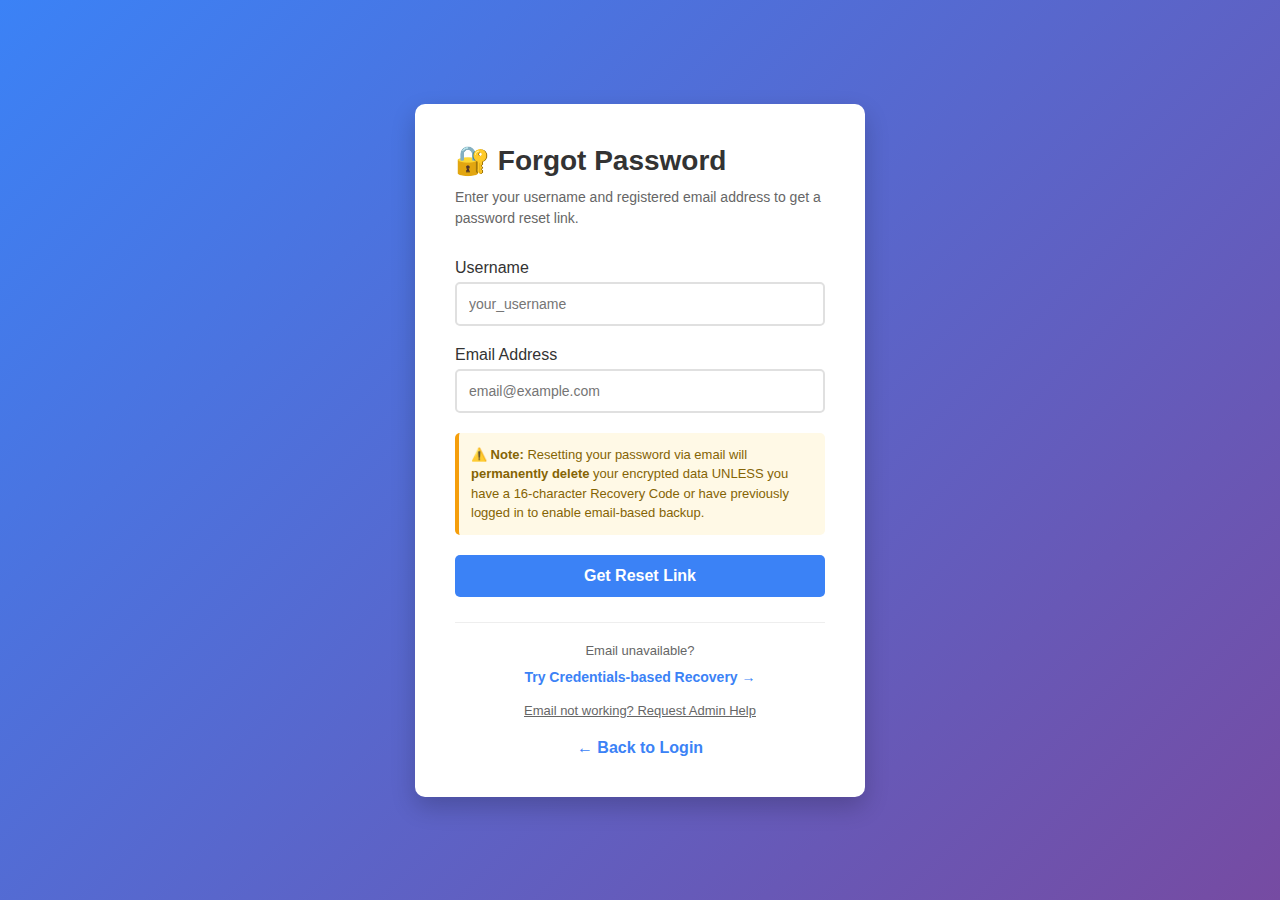
<file: src/static/forgot-password.html>
<!DOCTYPE html>
<html lang="en">
<head>
    <meta charset="UTF-8">
    <meta name="viewport" content="width=device-width, initial-scale=1.0">
    <title>Forgot Password - Retirement Planning System</title>
    <style>
        * {
            margin: 0;
            padding: 0;
            box-sizing: border-box;
        }

        body {
            font-family: -apple-system, BlinkMacSystemFont, "Segoe UI", Roboto, sans-serif;
            background: linear-gradient(135deg, #3b82f6 0%, #764ba2 100%);
            display: flex;
            justify-content: center;
            align-items: center;
            min-height: 100vh;
        }

        .container {
            background: white;
            padding: 40px;
            border-radius: 10px;
            box-shadow: 0 10px 25px rgba(0,0,0,0.2);
            width: 100%;
            max-width: 450px;
        }

        h1 {
            color: #333;
            margin-bottom: 10px;
            font-size: 28px;
        }

        .subtitle {
            color: #666;
            margin-bottom: 30px;
            font-size: 14px;
            line-height: 1.5;
        }

        .form-group {
            margin-bottom: 20px;
        }

        label {
            display: block;
            margin-bottom: 5px;
            color: #333;
            font-weight: 500;
        }

        input {
            width: 100%;
            padding: 12px;
            border: 2px solid #e0e0e0;
            border-radius: 5px;
            font-size: 14px;
            transition: border-color 0.3s;
        }

        input:focus {
            outline: none;
            border-color: #3b82f6;
        }

        button {
            width: 100%;
            padding: 12px;
            background: #3b82f6;
            color: white;
            border: none;
            border-radius: 5px;
            font-size: 16px;
            font-weight: 600;
            cursor: pointer;
            transition: background 0.3s;
        }

        button:hover {
            background: #2563eb;
        }

        button:disabled {
            background: #ccc;
            cursor: not-allowed;
        }

        .error {
            background: #fee;
            color: #c33;
            padding: 12px;
            border-radius: 5px;
            margin-bottom: 20px;
            border-left: 4px solid #c33;
            font-size: 14px;
        }

        .success {
            background: #efe;
            color: #2d7a2d;
            padding: 12px;
            border-radius: 5px;
            margin-bottom: 20px;
            border-left: 4px solid #3c3;
            font-size: 14px;
        }

        .info {
            background: #e8f4fd;
            color: #014361;
            padding: 12px;
            border-radius: 5px;
            margin-bottom: 20px;
            border-left: 4px solid #0288d1;
            font-size: 13px;
            line-height: 1.5;
        }

        .warning {
            background: #fff9e6;
            color: #856404;
            padding: 12px;
            border-radius: 5px;
            margin: 20px 0;
            border-left: 4px solid #f59e0b;
            font-size: 13px;
            line-height: 1.5;
        }

        .back-link {
            text-align: center;
            margin-top: 20px;
            color: #666;
        }

        .back-link a {
            color: #3b82f6;
            text-decoration: none;
            font-weight: 600;
        }

        .back-link a:hover {
            text-decoration: underline;
        }

        .hidden {
            display: none;
        }

        .dev-token {
            background: #f3f4f6;
            padding: 15px;
            border-radius: 5px;
            margin: 15px 0;
            font-family: monospace;
            font-size: 12px;
            word-break: break-all;
            border: 1px solid #e0e0e0;
        }

        .dev-token strong {
            display: block;
            margin-bottom: 8px;
            font-family: -apple-system, BlinkMacSystemFont, "Segoe UI", Roboto, sans-serif;
            color: #856404;
        }
    </style>
</head>
<body>
    <div class="container">
        <h1>🔐 Forgot Password</h1>
        <p class="subtitle">Enter your username and registered email address to get a password reset link.</p>

        <div id="message"></div>

        <form id="forgotPasswordForm">
            <div class="form-group">
                <label for="username">Username</label>
                <input type="text" id="username" name="username" required autocomplete="username" placeholder="your_username">
            </div>

            <div class="form-group">
                <label for="email">Email Address</label>
                <input type="email" id="email" name="email" required autocomplete="email" placeholder="email@example.com">
            </div>

            <div class="warning">
                <strong>⚠️ Note:</strong> Resetting your password via email will <strong>permanently delete</strong> your encrypted data UNLESS you have a 16-character Recovery Code or have previously logged in to enable email-based backup.
            </div>

            <button type="submit" id="submitBtn">Get Reset Link</button>
        </form>

        <div style="margin-top: 25px; padding-top: 20px; border-top: 1px solid #eee; text-align: center;">
            <p style="font-size: 13px; color: #666; margin-bottom: 10px;">Email unavailable?</p>
            <a href="/offline-recovery.html" style="color: #3b82f6; text-decoration: none; font-size: 14px; font-weight: 600;">
                Try Credentials-based Recovery →
            </a>
            <div style="margin-top: 15px;">
                 <a href="#" id="toggleAdminRequest" style="color: #666; text-decoration: underline; font-size: 13px;">
                    Email not working? Request Admin Help
                </a>
            </div>
        </div>

        <form id="adminRequestForm" class="hidden" style="margin-top: 20px; padding-top: 20px; border-top: 1px solid #eee;">
            <h3 style="font-size: 18px; margin-bottom: 10px; color: #333;">Request Admin Reset</h3>
            <p style="font-size: 13px; color: #666; margin-bottom: 15px;">If the email service is down, submit a request to the administrator.</p>
            
            <div class="form-group">
                <label for="reqUsername">Username</label>
                <input type="text" id="reqUsername" required placeholder="your_username">
            </div>
            
            <div class="form-group">
                <label for="reqEmail">Email</label>
                <input type="email" id="reqEmail" required placeholder="email@example.com">
            </div>
            
            <button type="submit" id="adminSubmitBtn" style="background: #f59e0b;">Submit Request</button>
            <button type="button" id="cancelAdminReq" style="background: transparent; color: #666; margin-top: 10px; font-weight: normal;">Cancel</button>
        </form>

        <div class="back-link">
            <a href="/login.html">← Back to Login</a>
        </div>
    </div>

    <script>
        const form = document.getElementById('forgotPasswordForm');
        const adminForm = document.getElementById('adminRequestForm');
        const messageDiv = document.getElementById('message');
        const submitBtn = document.getElementById('submitBtn');
        const adminSubmitBtn = document.getElementById('adminSubmitBtn');

        document.getElementById('toggleAdminRequest').addEventListener('click', (e) => {
            e.preventDefault();
            form.classList.add('hidden');
            adminForm.classList.remove('hidden');
            messageDiv.innerHTML = '';
        });

        document.getElementById('cancelAdminReq').addEventListener('click', () => {
            adminForm.classList.add('hidden');
            form.classList.remove('hidden');
            messageDiv.innerHTML = '';
        });

        adminForm.addEventListener('submit', async (e) => {
            e.preventDefault();
            
            const username = document.getElementById('reqUsername').value;
            const email = document.getElementById('reqEmail').value;
            
            adminSubmitBtn.disabled = true;
            adminSubmitBtn.textContent = 'Submitting...';
            messageDiv.innerHTML = '';

            try {
                const response = await fetch('/api/auth/request-admin-reset', {
                    method: 'POST',
                    headers: { 'Content-Type': 'application/json' },
                    body: JSON.stringify({ username, email })
                });
                
                const data = await response.json();
                
                if (response.ok) {
                    messageDiv.innerHTML = `<div class="success">${data.message}</div>`;
                    adminForm.reset();
                    setTimeout(() => {
                        adminForm.classList.add('hidden');
                        form.classList.remove('hidden');
                    }, 3000);
                } else {
                    messageDiv.innerHTML = `<div class="error">${data.error || 'Submission failed'}</div>`;
                }
            } catch (error) {
                messageDiv.innerHTML = `<div class="error">Network error.</div>`;
            } finally {
                adminSubmitBtn.disabled = false;
                adminSubmitBtn.textContent = 'Submit Request';
            }
        });

        form.addEventListener('submit', async (e) => {
            e.preventDefault();

            const username = document.getElementById('username').value;
            const email = document.getElementById('email').value;

            // Disable button and show loading
            submitBtn.disabled = true;
            submitBtn.textContent = 'Generating...';
            messageDiv.innerHTML = '';

            try {
                const response = await fetch('/api/auth/password-reset/request', {
                    method: 'POST',
                    headers: {
                        'Content-Type': 'application/json',
                    },
                    body: JSON.stringify({ username, email })
                });

                const data = await response.json();

                if (response.ok) {
                    // Show success message
                    messageDiv.innerHTML = `
                        <div class="success">
                            ${data.message}
                        </div>
                    `;

                    // If token is returned, show the reset link (Dev Mode only)
                    if (data.token) {
                        messageDiv.innerHTML += `
                            <div class="info">
                                Use the link below to reset your password:
                                <div class="dev-token">
                                    <a href="/reset-password.html?token=${data.token}" style="color: #667eea; word-break: break-all;">
                                        ${window.location.origin}/reset-password.html?token=${data.token}
                                    </a>
                                </div>
                                <small>This link expires in 1 hour.</small>
                            </div>
                        `;
                    }

                    // Clear form
                    form.reset();
                } else {
                    messageDiv.innerHTML = `<div class="error">${data.error || 'Failed to generate reset link'}</div>`;
                }
            } catch (error) {
                messageDiv.innerHTML = `<div class="error">Network error. Please try again.</div>`;
            } finally {
                submitBtn.disabled = false;
                submitBtn.textContent = 'Get Reset Link';
            }
        });
    </script>
</body>
</html>
</file>
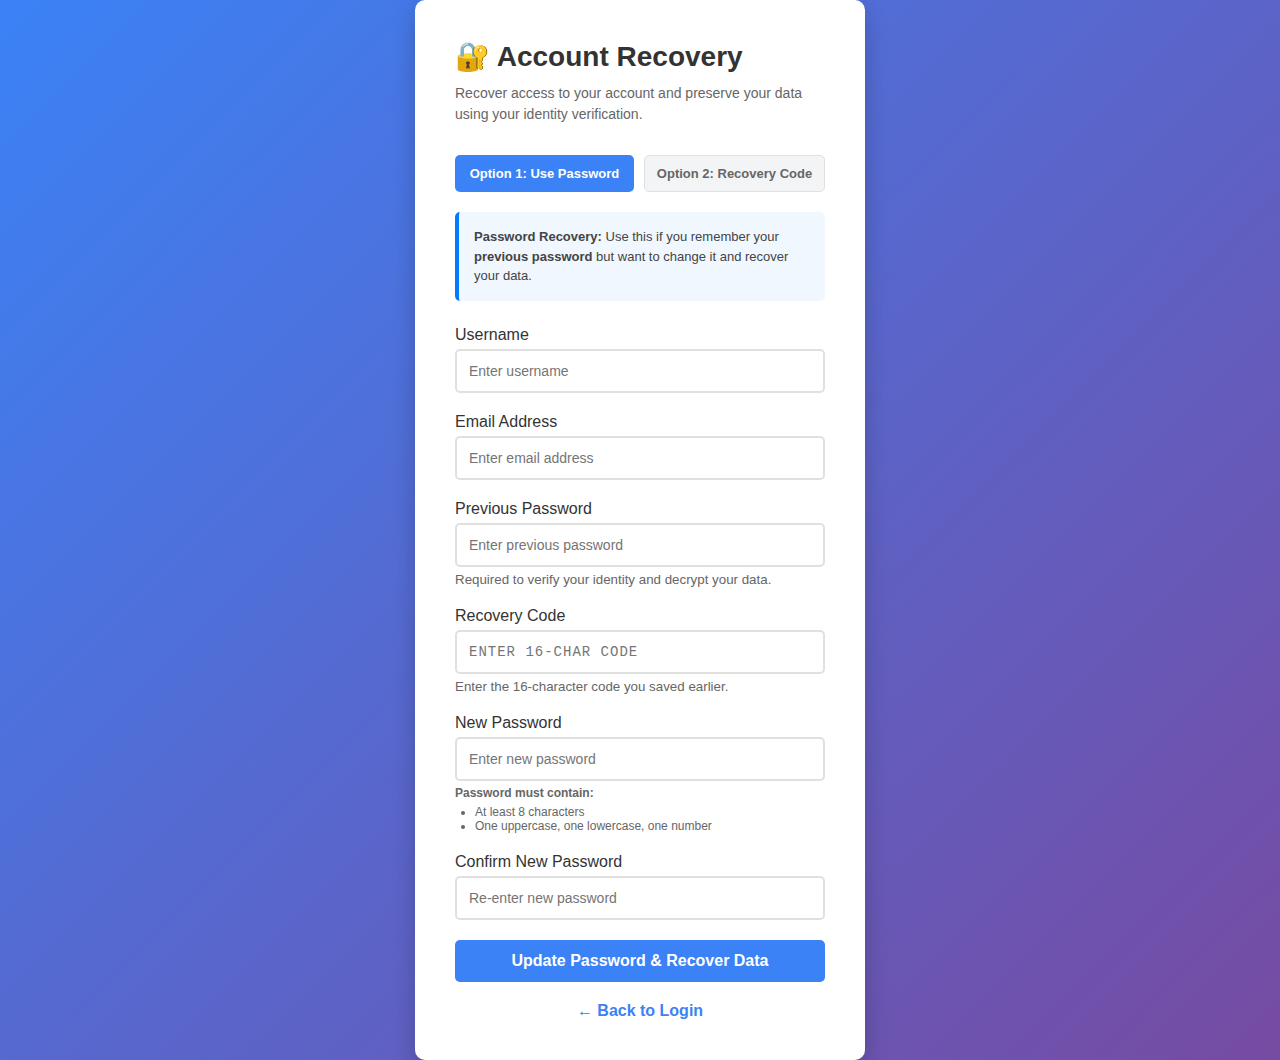
<file: src/static/offline-recovery.html>
<!DOCTYPE html>
<html lang="en">
<head>
    <meta charset="UTF-8">
    <meta name="viewport" content="width=device-width, initial-scale=1.0">
    <title>Account Recovery - Retirement Planning System</title>
    <style>
        * {
            margin: 0;
            padding: 0;
            box-sizing: border-box;
        }

        body {
            font-family: -apple-system, BlinkMacSystemFont, "Segoe UI", Roboto, sans-serif;
            background: linear-gradient(135deg, #3b82f6 0%, #764ba2 100%);
            display: flex;
            justify-content: center;
            align-items: center;
            min-height: 100vh;
        }

        .container {
            background: white;
            padding: 40px;
            border-radius: 10px;
            box-shadow: 0 10px 25px rgba(0,0,0,0.2);
            width: 100%;
            max-width: 450px;
        }

        h1 {
            color: #333;
            margin-bottom: 10px;
            font-size: 28px;
        }

        .subtitle {
            color: #666;
            margin-bottom: 30px;
            font-size: 14px;
            line-height: 1.5;
        }

        .form-group {
            margin-bottom: 20px;
        }

        label {
            display: block;
            margin-bottom: 5px;
            color: #333;
            font-weight: 500;
        }

        input {
            width: 100%;
            padding: 12px;
            border: 2px solid #e0e0e0;
            border-radius: 5px;
            font-size: 14px;
            transition: border-color 0.3s;
        }

        input:focus {
            outline: none;
            border-color: #3b82f6;
        }

        button {
            width: 100%;
            padding: 12px;
            background: #3b82f6;
            color: white;
            border: none;
            border-radius: 5px;
            font-size: 16px;
            font-weight: 600;
            cursor: pointer;
            transition: background 0.3s;
        }

        button:hover {
            background: #2563eb;
        }

        button:disabled {
            background: #ccc;
            cursor: not-allowed;
        }

        .error {
            background: #fee;
            color: #c33;
            padding: 12px;
            border-radius: 5px;
            margin-bottom: 20px;
            border-left: 4px solid #c33;
            font-size: 14px;
        }

        .success {
            background: #efe;
            color: #2d7a2d;
            padding: 12px;
            border-radius: 5px;
            margin-bottom: 20px;
            border-left: 4px solid #3c3;
            font-size: 14px;
        }

        .info-box {
            background: #f0f7ff;
            padding: 15px;
            border-radius: 5px;
            margin-bottom: 25px;
            border-left: 4px solid #007bff;
            font-size: 13px;
            color: #444;
            line-height: 1.5;
        }

        .back-link {
            text-align: center;
            margin-top: 20px;
            color: #666;
        }

        .back-link a {
            color: #3b82f6;
            text-decoration: none;
            font-weight: 600;
        }

        .back-link a:hover {
            text-decoration: underline;
        }

        .password-requirements {
            font-size: 12px;
            color: #666;
            margin-top: 5px;
        }

        .password-requirements ul {
            margin-top: 5px;
            padding-left: 20px;
        }
    </style>
</head>
<body>
    <div class="container">
        <h1>🔐 Account Recovery</h1>
        <p class="subtitle">Recover access to your account and preserve your data using your identity verification.</p>

        <div id="message"></div>

        <div style="display: flex; gap: 10px; margin-bottom: 20px;">
            <button id="usePasswordTab" style="flex: 1; padding: 10px; background: #3b82f6; color: white; border: none; border-radius: 5px; cursor: pointer; font-size: 13px; font-weight: 600;">
                Option 1: Use Password
            </button>
            <button id="useCodeTab" style="flex: 1; padding: 10px; background: #f3f4f6; color: #666; border: 1px solid #e0e0e0; border-radius: 5px; cursor: pointer; font-size: 13px; font-weight: 600;">
                Option 2: Recovery Code
            </button>
        </div>

        <div class="info-box" id="methodDescription">
            <strong>Password Recovery:</strong> Use this if you remember your <strong>previous password</strong> but want to change it and recover your data.
        </div>

        <form id="recoveryForm">
            <div class="form-group">
                <label for="username">Username</label>
                <input type="text" id="username" name="username" required autocomplete="username" placeholder="Enter username">
            </div>

            <div class="form-group" id="emailGroup">
                <label for="email">Email Address</label>
                <input type="email" id="email" name="email" required autocomplete="email" placeholder="Enter email address">
            </div>

            <div class="form-group" id="oldPasswordGroup">
                <label for="oldPassword">Previous Password</label>
                <input type="password" id="oldPassword" name="oldPassword" required autocomplete="current-password" placeholder="Enter previous password">
                <small style="color: #666; display: block; margin-top: 5px;">Required to verify your identity and decrypt your data.</small>
            </div>

            <div class="form-group hidden" id="recoveryCodeGroup">
                <label for="recoveryCode">Recovery Code</label>
                <input type="text" id="recoveryCode" name="recoveryCode" maxlength="16" placeholder="Enter 16-char code" style="text-transform: uppercase; font-family: monospace; letter-spacing: 1px;">
                <small style="color: #666; display: block; margin-top: 5px;">Enter the 16-character code you saved earlier.</small>
            </div>

            <div class="form-group">
                <label for="newPassword">New Password</label>
                <input type="password" id="newPassword" name="newPassword" required autocomplete="new-password" placeholder="Enter new password">
                <div class="password-requirements">
                    <strong>Password must contain:</strong>
                    <ul>
                        <li>At least 8 characters</li>
                        <li>One uppercase, one lowercase, one number</li>
                    </ul>
                </div>
            </div>

            <div class="form-group">
                <label for="confirmPassword">Confirm New Password</label>
                <input type="password" id="confirmPassword" name="confirmPassword" required autocomplete="new-password" placeholder="Re-enter new password">
            </div>

            <button type="submit" id="submitBtn">Update Password & Recover Data</button>
        </form>

        <div class="back-link">
            <a href="/login.html">← Back to Login</a>
        </div>
    </div>

    <script>
        const form = document.getElementById('recoveryForm');
        const messageDiv = document.getElementById('message');
        const submitBtn = document.getElementById('submitBtn');
        
        const usePasswordTab = document.getElementById('usePasswordTab');
        const useCodeTab = document.getElementById('useCodeTab');
        const methodDescription = document.getElementById('methodDescription');
        
        const emailGroup = document.getElementById('emailGroup');
        const oldPasswordGroup = document.getElementById('oldPasswordGroup');
        const recoveryCodeGroup = document.getElementById('recoveryCodeGroup');
        
        let currentMethod = 'password';

        usePasswordTab.addEventListener('click', () => {
            currentMethod = 'password';
            usePasswordTab.style.background = '#3b82f6';
            usePasswordTab.style.color = 'white';
            useCodeTab.style.background = '#f3f4f6';
            useCodeTab.style.color = '#666';
            
            emailGroup.classList.remove('hidden');
            oldPasswordGroup.classList.remove('hidden');
            recoveryCodeGroup.classList.add('hidden');
            
            document.getElementById('email').required = true;
            document.getElementById('oldPassword').required = true;
            document.getElementById('recoveryCode').required = false;
            
            methodDescription.innerHTML = `<strong>Password Recovery:</strong> Use this if you remember your <strong>previous password</strong> but want to change it and recover your data.`;
        });

        useCodeTab.addEventListener('click', () => {
            currentMethod = 'code';
            useCodeTab.style.background = '#3b82f6';
            useCodeTab.style.color = 'white';
            usePasswordTab.style.background = '#f3f4f6';
            usePasswordTab.style.color = '#666';
            
            emailGroup.classList.add('hidden');
            oldPasswordGroup.classList.add('hidden');
            recoveryCodeGroup.classList.remove('hidden');
            
            document.getElementById('email').required = false;
            document.getElementById('oldPassword').required = false;
            document.getElementById('recoveryCode').required = true;
            
            methodDescription.innerHTML = `<strong>Recovery Code:</strong> Use this if you <strong>forgot your password</strong>. Enter your username and the 16-character code to reset access.`;
        });

        form.addEventListener('submit', async (e) => {
            e.preventDefault();

            const username = document.getElementById('username').value;
            const new_password = document.getElementById('newPassword').value;
            const confirm_password = document.getElementById('confirmPassword').value;

            if (new_password !== confirm_password) {
                messageDiv.innerHTML = `<div class="error">New passwords do not match.</div>`;
                return;
            }

            submitBtn.disabled = true;
            submitBtn.textContent = 'Processing...';
            messageDiv.innerHTML = '';

            try {
                let response;
                let body;

                if (currentMethod === 'password') {
                    const email = document.getElementById('email').value;
                    const old_password = document.getElementById('oldPassword').value;
                    
                    if (new_password === old_password) {
                        messageDiv.innerHTML = `<div class="error">New password must be different from the old one.</div>`;
                        submitBtn.disabled = false;
                        submitBtn.textContent = 'Update Password & Recover Data';
                        return;
                    }

                    body = { username, email, old_password, new_password };
                    response = await fetch('/api/auth/password/offline-change', {
                        method: 'POST',
                        headers: { 'Content-Type': 'application/json' },
                        body: JSON.stringify(body)
                    });
                } else {
                    const recovery_code = document.getElementById('recoveryCode').value.trim();
                    body = { username, recovery_code, new_password };
                    response = await fetch('/api/auth/password-reset/recovery', {
                        method: 'POST',
                        headers: { 'Content-Type': 'application/json' },
                        body: JSON.stringify(body)
                    });
                }

                const data = await response.json();

                if (response.ok) {
                    messageDiv.innerHTML = `<div class="success">${data.message}</div>`;
                    form.reset();
                    setTimeout(() => {
                        window.location.href = '/login.html';
                    }, 3000);
                } else {
                    messageDiv.innerHTML = `<div class="error">${data.error || 'Recovery failed. Please check your credentials.'}</div>`;
                }
            } catch (error) {
                messageDiv.innerHTML = `<div class="error">Network error. Please try again.</div>`;
            } finally {
                submitBtn.disabled = false;
                submitBtn.textContent = 'Update Password & Recover Data';
            }
        });
    </script>
</body>
</html>
</file>
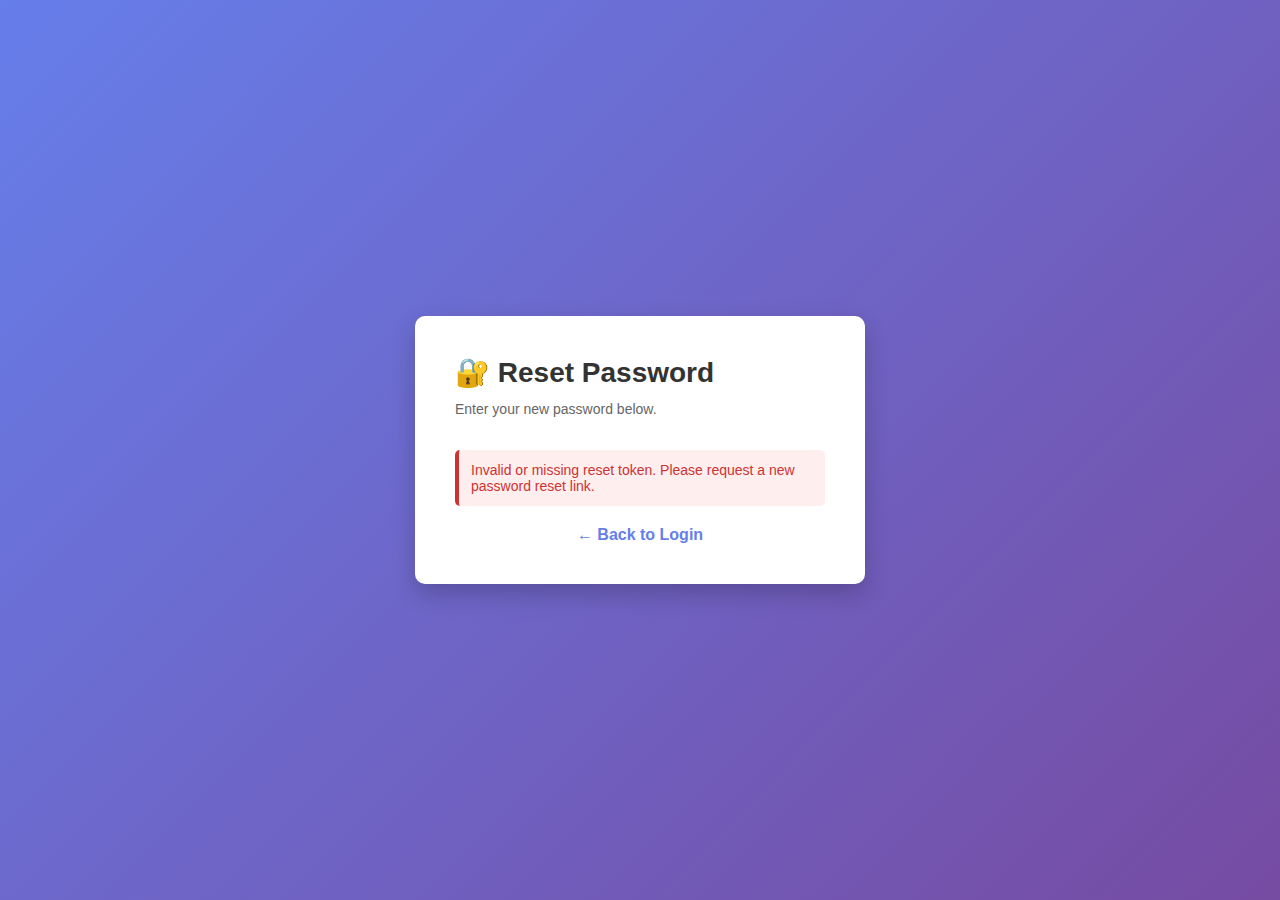
<file: src/static/reset-password.html>
<!DOCTYPE html>
<html lang="en">
<head>
    <meta charset="UTF-8">
    <meta name="viewport" content="width=device-width, initial-scale=1.0">
    <title>Reset Password - Retirement Planning System</title>
    <style>
        * {
            margin: 0;
            padding: 0;
            box-sizing: border-box;
        }

        body {
            font-family: -apple-system, BlinkMacSystemFont, "Segoe UI", Roboto, sans-serif;
            background: linear-gradient(135deg, #667eea 0%, #764ba2 100%);
            display: flex;
            justify-content: center;
            align-items: center;
            min-height: 100vh;
        }

        .container {
            background: white;
            padding: 40px;
            border-radius: 10px;
            box-shadow: 0 10px 25px rgba(0,0,0,0.2);
            width: 100%;
            max-width: 450px;
        }

        h1 {
            color: #333;
            margin-bottom: 10px;
            font-size: 28px;
        }

        .subtitle {
            color: #666;
            margin-bottom: 30px;
            font-size: 14px;
            line-height: 1.5;
        }

        .form-group {
            margin-bottom: 20px;
        }

        label {
            display: block;
            margin-bottom: 5px;
            color: #333;
            font-weight: 500;
        }

        input {
            width: 100%;
            padding: 12px;
            border: 2px solid #e0e0e0;
            border-radius: 5px;
            font-size: 14px;
            transition: border-color 0.3s;
        }

        input:focus {
            outline: none;
            border-color: #667eea;
        }

        button {
            width: 100%;
            padding: 12px;
            background: #667eea;
            color: white;
            border: none;
            border-radius: 5px;
            font-size: 16px;
            font-weight: 600;
            cursor: pointer;
            transition: background 0.3s;
        }

        button:hover {
            background: #5568d3;
        }

        button:disabled {
            background: #ccc;
            cursor: not-allowed;
        }

        .error {
            background: #fee;
            color: #c33;
            padding: 12px;
            border-radius: 5px;
            margin-bottom: 20px;
            border-left: 4px solid #c33;
            font-size: 14px;
        }

        .success {
            background: #efe;
            color: #2d7a2d;
            padding: 12px;
            border-radius: 5px;
            margin-bottom: 20px;
            border-left: 4px solid #3c3;
            font-size: 14px;
        }

        .warning {
            background: #fff9e6;
            color: #856404;
            padding: 12px;
            border-radius: 5px;
            margin: 20px 0;
            border-left: 4px solid #f59e0b;
            font-size: 13px;
            line-height: 1.5;
        }

        .back-link {
            text-align: center;
            margin-top: 20px;
            color: #666;
        }

        .back-link a {
            color: #667eea;
            text-decoration: none;
            font-weight: 600;
        }

        .back-link a:hover {
            text-decoration: underline;
        }

        .hidden {
            display: none;
        }

        .password-requirements {
            font-size: 12px;
            color: #666;
            margin-top: 5px;
        }

        .password-requirements ul {
            margin-top: 5px;
            padding-left: 20px;
        }

        .password-requirements li {
            margin-bottom: 3px;
        }
    </style>
</head>
<body>
    <div class="container">
        <h1>🔐 Reset Password</h1>
        <p class="subtitle">Enter your new password below.</p>

        <div id="message"></div>

        <form id="resetPasswordForm" class="hidden">
            <div class="form-group">
                <label for="password">New Password</label>
                <input type="password" id="password" name="password" required autocomplete="new-password" placeholder="Enter new password">
                <div class="password-requirements">
                    <strong>Password must contain:</strong>
                    <ul>
                        <li>At least 8 characters</li>
                        <li>One uppercase letter</li>
                        <li>One lowercase letter</li>
                        <li>One number</li>
                    </ul>
                </div>
            </div>

            <div class="form-group">
                <label for="confirmPassword">Confirm Password</label>
                <input type="password" id="confirmPassword" name="confirmPassword" required autocomplete="new-password" placeholder="Re-enter new password">
            </div>

            <div id="warningMessage"></div>

            <button type="submit" id="submitBtn">Reset Password</button>
        </form>

        <div class="back-link">
            <a href="/login.html">← Back to Login</a>
        </div>
    </div>

    <script>
        const form = document.getElementById('resetPasswordForm');
        const messageDiv = document.getElementById('message');
        const warningMessageDiv = document.getElementById('warningMessage');
        const submitBtn = document.getElementById('submitBtn');

        // Get token from URL
        const urlParams = new URLSearchParams(window.location.search);
        const token = urlParams.get('token');

        if (!token) {
            messageDiv.innerHTML = `<div class="error">Invalid or missing reset token. Please request a new password reset link.</div>`;
        } else {
            // Validate token
            validateToken(token);
        }

        async function validateToken(token) {
            messageDiv.innerHTML = `<div class="info">Validating reset link...</div>`;

            try {
                const response = await fetch('/api/auth/password-reset/validate-token', {
                    method: 'POST',
                    headers: {
                        'Content-Type': 'application/json',
                    },
                    body: JSON.stringify({ token })
                });

                const data = await response.json();

                if (data.valid) {
                    // Show form
                    form.classList.remove('hidden');
                    messageDiv.innerHTML = '';

                    // Show data loss warning if user has encrypted data
                    if (data.has_encrypted_data) {
                        warningMessageDiv.innerHTML = `
                            <div class="warning">
                                <strong>⚠️ Warning:</strong> ${data.warning}
                            </div>
                        `;
                    }
                } else {
                    messageDiv.innerHTML = `<div class="error">${data.error || 'Invalid or expired reset token.'}</div>`;
                }
            } catch (error) {
                messageDiv.innerHTML = `<div class="error">Network error. Please try again.</div>`;
            }
        }

        form.addEventListener('submit', async (e) => {
            e.preventDefault();

            const password = document.getElementById('password').value;
            const confirmPassword = document.getElementById('confirmPassword').value;

            // Validate passwords match
            if (password !== confirmPassword) {
                messageDiv.innerHTML = `<div class="error">Passwords do not match.</div>`;
                return;
            }

            // Disable button and show loading
            submitBtn.disabled = true;
            submitBtn.textContent = 'Resetting...';
            messageDiv.innerHTML = '';

            try {
                const response = await fetch('/api/auth/password-reset/reset', {
                    method: 'POST',
                    headers: {
                        'Content-Type': 'application/json',
                    },
                    body: JSON.stringify({ token, password })
                });

                const data = await response.json();

                if (response.ok) {
                    // Show success message
                    messageDiv.innerHTML = `
                        <div class="success">
                            ${data.message}
                        </div>
                    `;

                    // Hide form
                    form.classList.add('hidden');
                    warningMessageDiv.innerHTML = '';

                    // Redirect to login after 3 seconds
                    setTimeout(() => {
                        window.location.href = '/login.html';
                    }, 3000);
                } else {
                    messageDiv.innerHTML = `<div class="error">${data.error || 'Failed to reset password'}</div>`;
                }
            } catch (error) {
                messageDiv.innerHTML = `<div class="error">Network error. Please try again.</div>`;
            } finally {
                submitBtn.disabled = false;
                submitBtn.textContent = 'Reset Password';
            }
        });
    </script>
</body>
</html>
</file>
